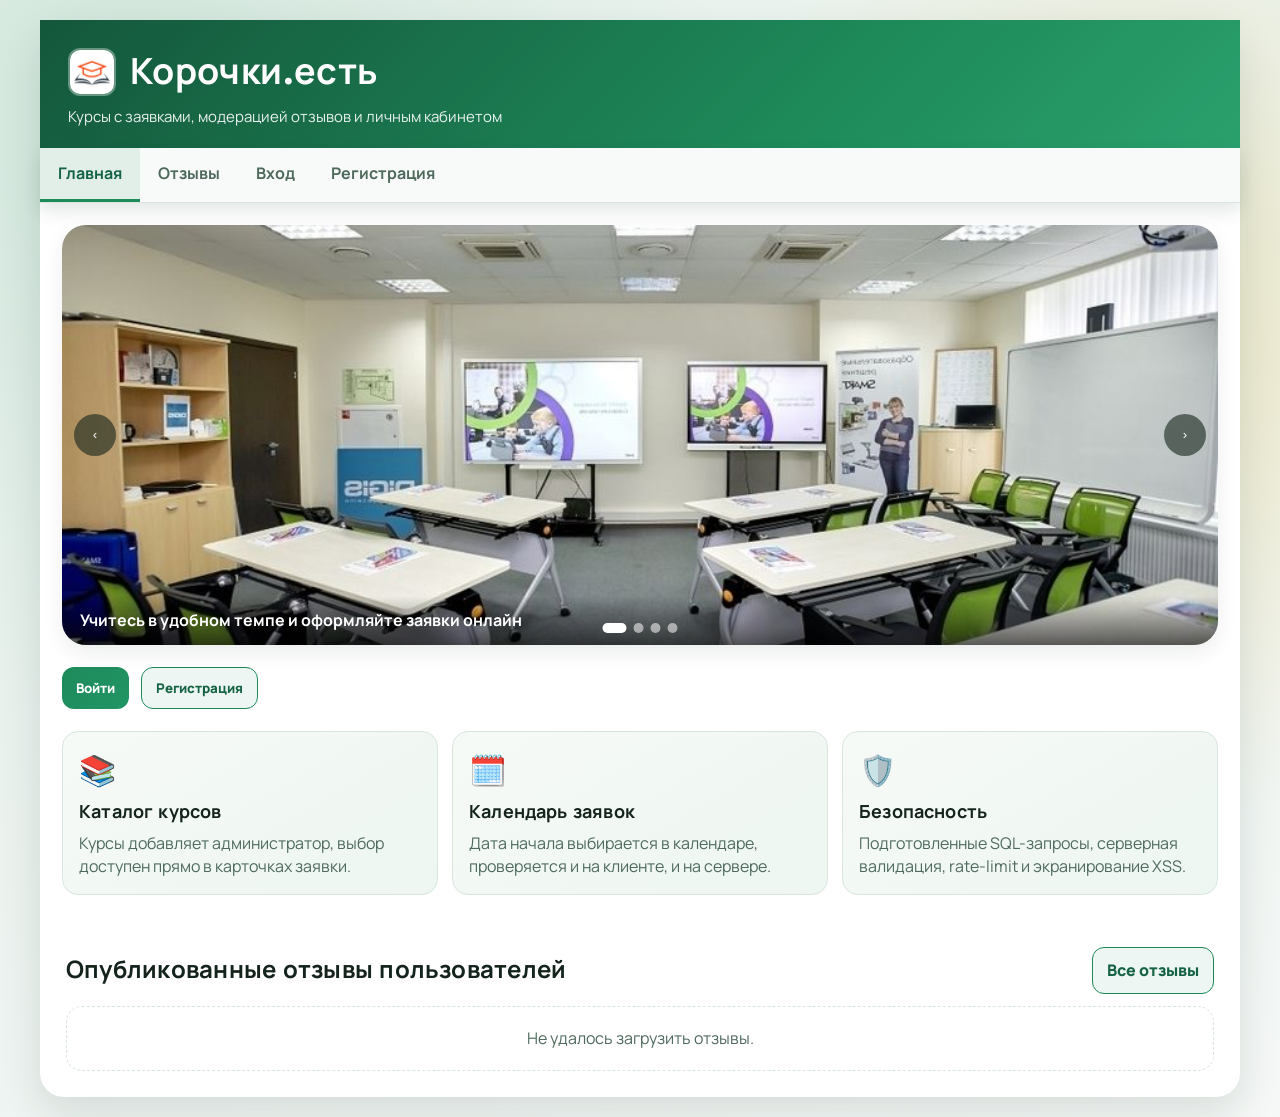
<file: index.html>
﻿<!DOCTYPE html>
<html lang="ru">
<head>
    <meta charset="UTF-8">
    <meta name="viewport" content="width=device-width, initial-scale=1.0, viewport-fit=cover">
    <title>Корочки.есть - Портал онлайн-курсов</title>
    <link rel="stylesheet" href="css/style.css">
    <link href="https://fonts.googleapis.com/css2?family=Manrope:wght@400;600;700;800&family=Space+Grotesk:wght@500;700&display=swap" rel="stylesheet">
</head>
<body>
    <div class="container container-home">
        <header class="header">
            <div class="logo">
                <img src="images/image01.webp" alt="Корочки.есть" class="logo-img">
                <h1>Корочки.есть</h1>
            </div>
            <p class="tagline">Курсы с заявками, модерацией отзывов и личным кабинетом</p>

            <div class="user-info" id="userInfo" style="display:none;">
                <span id="userName"></span>
                <button class="logout-btn" onclick="logout()">Выйти</button>
            </div>
        </header>

        <nav class="nav-menu nav-menu-sticky">
            <a class="nav-link active" href="index.html">Главная</a>
            <a class="nav-link" href="reviews.html">Отзывы</a>
            <a class="nav-link" href="login.html" id="loginLink">Вход</a>
            <a class="nav-link" href="register.html" id="registerLink">Регистрация</a>
            <a class="nav-link" href="applications.html" id="cabinetLink" style="display:none;">Личный кабинет</a>
            <a class="nav-link" href="admin.html" id="adminLink" style="display:none;">Админка</a>
        </nav>

        <div class="slider-container">
            <div class="slider">
                <div class="slide active">
                    <img src="images/image06.jpg" alt="Обучение онлайн">
                    <div class="slide-caption">Учитесь в удобном темпе и оформляйте заявки онлайн</div>
                </div>
                <div class="slide">
                    <img src="images/image08.webp" alt="Современные программы">
                    <div class="slide-caption">Современные программы и прозрачный процесс обучения</div>
                </div>
                <div class="slide">
                    <img src="images/image11.jpg" alt="Итоговый документ">
                    <div class="slide-caption">После завершения обучения вы можете оставить отзыв</div>
                </div>
                <div class="slide">
                    <img src="images/image13.webp" alt="Поддержка пользователей">
                    <div class="slide-caption">Каждый отзыв проходит модерацию администратора</div>
                </div>
            </div>
            <button class="slider-btn prev" onclick="changeSlide(-1)">‹</button>
            <button class="slider-btn next" onclick="changeSlide(1)">›</button>
            <div class="slider-dots"></div>
        </div>

        <div class="auth-buttons" id="authButtons">
            <button class="btn-primary" onclick="window.location.href='login.html'">Войти</button>
            <button class="btn-secondary" onclick="window.location.href='register.html'">Регистрация</button>
        </div>

        <section class="features">
            <article class="feature-card">
                <div class="feature-icon">📚</div>
                <h3>Каталог курсов</h3>
                <p>Курсы добавляет администратор, выбор доступен прямо в карточках заявки.</p>
            </article>
            <article class="feature-card">
                <div class="feature-icon">🗓️</div>
                <h3>Календарь заявок</h3>
                <p>Дата начала выбирается в календаре, проверяется и на клиенте, и на сервере.</p>
            </article>
            <article class="feature-card">
                <div class="feature-icon">🛡️</div>
                <h3>Безопасность</h3>
                <p>Подготовленные SQL-запросы, серверная валидация, rate-limit и экранирование XSS.</p>
            </article>
        </section>

        <section class="content">
            <div class="section-header">
                <h2>Опубликованные отзывы пользователей</h2>
                <a href="reviews.html" class="btn-secondary" style="text-decoration:none; display:inline-flex; align-items:center;">Все отзывы</a>
            </div>
            <div id="latestReviews" class="review-grid">
                <div class="loading">Загрузка отзывов...</div>
            </div>
        </section>
    </div>

    <script src="js/main.js"></script>
    <script>
        async function loadLatestReviews() {
            const container = document.getElementById('latestReviews');

            try {
                const result = await apiRequest('api/reviews.php', 'GET');
                const reviews = result.data || [];

                if (!reviews.length) {
                    container.innerHTML = '<div class="empty-state">Пока нет опубликованных отзывов.</div>';
                    return;
                }

                container.innerHTML = reviews.map((review) => `
                    <article class="review-card">
                        <h3>${escapeHtml(review.course_name)}</h3>
                        <p class="review-rating">Оценка: ${'★'.repeat(Math.max(1, Math.min(5, Number(review.rating) || 0)))} (${Number(review.rating) || 0}/5)</p>
                        <p>${escapeHtml(review.content)}</p>
                        <p class="text-muted">Автор: ${escapeHtml(review.full_name)}</p>
                        <p class="text-muted">Дата: ${formatDateTime(review.created_at)}</p>
                    </article>
                `).join('');
            } catch (error) {
                container.innerHTML = '<div class="empty-state">Не удалось загрузить отзывы.</div>';
            }
        }

        function initHeaderBySession() {
            const userId = sessionStorage.getItem('user_id');
            const userRole = sessionStorage.getItem('user_role');

            if (!userId) {
                return;
            }

            document.getElementById('authButtons').style.display = 'none';
            document.getElementById('loginLink').style.display = 'none';
            document.getElementById('registerLink').style.display = 'none';
            document.getElementById('cabinetLink').style.display = userRole === 'admin' ? 'none' : 'inline-flex';
            document.getElementById('adminLink').style.display = userRole === 'admin' ? 'inline-flex' : 'none';

            const userInfo = document.getElementById('userInfo');
            userInfo.style.display = 'flex';
            document.getElementById('userName').textContent = `Пользователь: ${sessionStorage.getItem('full_name') || sessionStorage.getItem('username')}`;
        }

        document.addEventListener('DOMContentLoaded', () => {
            initHeaderBySession();
            loadLatestReviews();
        });
    </script>
</body>
</html>
</file>
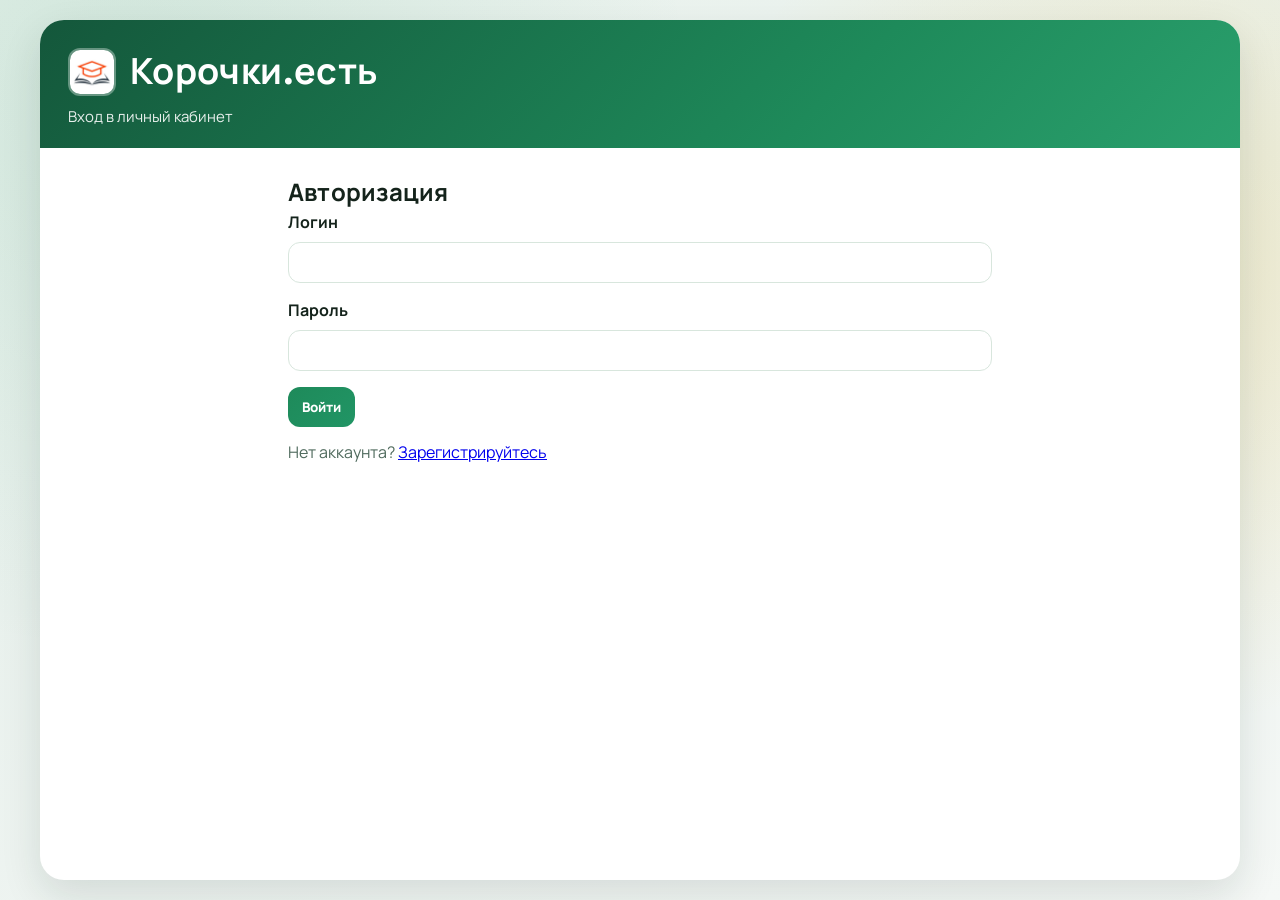
<file: admin.html>
﻿<!DOCTYPE html>
<html lang="ru">
<head>
    <meta charset="UTF-8">
    <meta name="viewport" content="width=device-width, initial-scale=1.0, viewport-fit=cover">
    <title>Админ-панель - Корочки.есть</title>
    <link rel="stylesheet" href="css/style.css">
    <link href="https://fonts.googleapis.com/css2?family=Manrope:wght@400;600;700;800&family=Space+Grotesk:wght@500;700&display=swap" rel="stylesheet">
</head>
<body>
    <div class="container">
        <header class="header">
            <div class="logo">
                <img src="images/image01.webp" alt="Корочки.есть" class="logo-img">
                <h1>Корочки.есть</h1>
            </div>
            <div class="user-info">
                <span>Роль: администратор</span>
                <button class="logout-btn" onclick="logout()">Выйти</button>
            </div>
        </header>

        <nav class="nav-menu">
            <a href="index.html" class="nav-link">Главная</a>
            <a href="admin.html" class="nav-link active">Админка</a>
            <a href="reviews.html" class="nav-link">Отзывы</a>
        </nav>

        <div class="admin-panel">
            <div class="tabs">
                <button type="button" class="tab-btn active" data-tab="applicationsTab">Заявки</button>
                <button type="button" class="tab-btn" data-tab="reviewsTab">Модерация отзывов</button>
                <button type="button" class="tab-btn" data-tab="coursesTab">Курсы</button>
            </div>

            <section id="applicationsTab" class="tab-panel active">
                <div class="admin-stats" id="stats">
                    <article class="stat-card"><div class="stat-value" id="totalCount">0</div><div class="stat-label">Всего</div></article>
                    <article class="stat-card"><div class="stat-value" id="newCount">0</div><div class="stat-label">Новые</div></article>
                    <article class="stat-card"><div class="stat-value" id="progressCount">0</div><div class="stat-label">В обучении</div></article>
                    <article class="stat-card"><div class="stat-value" id="completedCount">0</div><div class="stat-label">Завершены</div></article>
                </div>

                <div class="admin-filters">
                    <input id="searchInput" class="search-input" type="text" placeholder="Поиск по ФИО или курсу">
                    <select id="statusFilter" class="filter-select">
                        <option value="all">Все статусы</option>
                        <option value="new">Новые</option>
                        <option value="in_progress">Идет обучение</option>
                        <option value="completed">Завершено</option>
                    </select>
                </div>

                <div class="table-container">
                    <table>
                        <thead>
                            <tr>
                                <th>ID</th>
                                <th>Пользователь</th>
                                <th>Курс</th>
                                <th>Начало</th>
                                <th>Создана</th>
                                <th>Оплата</th>
                                <th>Статус</th>
                            </tr>
                        </thead>
                        <tbody id="applicationsTableBody">
                            <tr><td colspan="7">Загрузка...</td></tr>
                        </tbody>
                    </table>
                </div>

                <div class="pagination" id="pagination"></div>
            </section>

            <section id="reviewsTab" class="tab-panel">
                <div class="section-header">
                    <h2>Отзывы на модерации</h2>
                    <button type="button" class="btn-refresh" onclick="loadPendingReviews()">Обновить</button>
                </div>
                <div id="pendingReviews" class="admin-review-list">
                    <div class="loading">Загрузка...</div>
                </div>
            </section>

            <section id="coursesTab" class="tab-panel">
                <div class="section-header">
                    <h2>Добавление нового курса</h2>
                </div>
                <form id="courseForm" novalidate>
                    <div class="form-group">
                        <label for="courseName">Название курса</label>
                        <input id="courseName" name="name" type="text" required>
                        <div id="nameError" class="error-message">Введите название курса</div>
                    </div>
                    <div class="form-group">
                        <label for="courseDescription">Описание</label>
                        <textarea id="courseDescription" name="description" required></textarea>
                        <div id="descriptionError" class="error-message">Введите описание курса</div>
                    </div>
                    <button type="submit" class="btn-submit">Добавить курс</button>
                </form>

                <div class="section-header" style="margin-top:16px;">
                    <h3>Текущие курсы</h3>
                    <button type="button" class="btn-refresh" onclick="loadCourses()">Обновить</button>
                </div>
                <div id="coursesList" class="course-admin-list"></div>
            </section>
        </div>
    </div>

    <script src="js/main.js"></script>
    <script>
        if (sessionStorage.getItem('user_role') !== 'admin') {
            window.location.href = 'login.html';
        }

        let allApplications = [];
        let filteredApplications = [];
        let currentPage = 1;
        const pageSize = 10;

        function initTabs() {
            document.querySelectorAll('.tab-btn').forEach((button) => {
                button.addEventListener('click', () => {
                    document.querySelectorAll('.tab-btn').forEach((btn) => btn.classList.remove('active'));
                    document.querySelectorAll('.tab-panel').forEach((panel) => panel.classList.remove('active'));

                    button.classList.add('active');
                    document.getElementById(button.dataset.tab).classList.add('active');
                });
            });
        }

        function updateStats() {
            document.getElementById('totalCount').textContent = allApplications.length;
            document.getElementById('newCount').textContent = allApplications.filter((item) => item.status === 'new').length;
            document.getElementById('progressCount').textContent = allApplications.filter((item) => item.status === 'in_progress').length;
            document.getElementById('completedCount').textContent = allApplications.filter((item) => item.status === 'completed').length;
        }

        function applyFilters() {
            const search = document.getElementById('searchInput').value.trim().toLowerCase();
            const status = document.getElementById('statusFilter').value;

            filteredApplications = allApplications.filter((item) => {
                const matchesStatus = status === 'all' || item.status === status;
                const haystack = `${item.full_name || ''} ${item.course_name || ''}`.toLowerCase();
                const matchesSearch = !search || haystack.includes(search);
                return matchesStatus && matchesSearch;
            });

            currentPage = 1;
            renderApplicationsTable();
        }

        function renderApplicationsTable() {
            const tbody = document.getElementById('applicationsTableBody');

            if (!filteredApplications.length) {
                tbody.innerHTML = '<tr><td colspan="7">Заявки не найдены</td></tr>';
                document.getElementById('pagination').innerHTML = '';
                return;
            }

            const start = (currentPage - 1) * pageSize;
            const pageItems = filteredApplications.slice(start, start + pageSize);

            tbody.innerHTML = pageItems.map((app) => `
                <tr>
                    <td>${Number(app.id)}</td>
                    <td><strong>${escapeHtml(app.full_name)}</strong><br><span class="text-muted">${escapeHtml(app.username)}</span></td>
                    <td>${escapeHtml(app.course_name)}</td>
                    <td>${escapeHtml(app.start_date_formatted || formatDate(app.start_date))}</td>
                    <td>${escapeHtml(app.created_at_formatted || formatDateTime(app.created_at))}</td>
                    <td>${escapeHtml(getPaymentMethodText(app.payment_method))}</td>
                    <td>
                        <select class="status-select" onchange="updateStatus(${Number(app.id)}, this.value)">
                            <option value="new" ${app.status === 'new' ? 'selected' : ''}>Новая</option>
                            <option value="in_progress" ${app.status === 'in_progress' ? 'selected' : ''}>Идет обучение</option>
                            <option value="completed" ${app.status === 'completed' ? 'selected' : ''}>Завершено</option>
                        </select>
                    </td>
                </tr>
            `).join('');

            renderPagination();
        }

        function renderPagination() {
            const pageCount = Math.ceil(filteredApplications.length / pageSize);
            const root = document.getElementById('pagination');

            if (pageCount <= 1) {
                root.innerHTML = '';
                return;
            }

            let html = '<div class="pagination-controls">';
            html += `<button class="page-btn" ${currentPage === 1 ? 'disabled' : ''} onclick="changePage(${currentPage - 1})">‹</button>`;
            for (let i = 1; i <= pageCount; i += 1) {
                html += `<button class="page-btn ${i === currentPage ? 'active' : ''}" onclick="changePage(${i})">${i}</button>`;
            }
            html += `<button class="page-btn" ${currentPage === pageCount ? 'disabled' : ''} onclick="changePage(${currentPage + 1})">›</button>`;
            html += '</div>';

            root.innerHTML = html;
        }

        async function changePage(page) {
            const pageCount = Math.ceil(filteredApplications.length / pageSize);
            if (page < 1 || page > pageCount) {
                return;
            }
            currentPage = page;
            renderApplicationsTable();
        }

        async function loadApplications() {
            const result = await apiRequest('api/admin/applications.php', 'GET');
            allApplications = result.data || [];
            filteredApplications = [...allApplications];
            updateStats();
            renderApplicationsTable();
        }

        async function updateStatus(id, status) {
            try {
                await apiRequest('api/admin/applications.php', 'PUT', { id, status });
                showNotification('Статус обновлен');
                await loadApplications();
                applyFilters();
            } catch (error) {
                showNotification(error.payload?.message || 'Не удалось обновить статус', 'error');
            }
        }

        async function loadPendingReviews() {
            const container = document.getElementById('pendingReviews');
            container.innerHTML = '<div class="loading">Загрузка...</div>';

            try {
                const result = await apiRequest('api/reviews.php?scope=pending', 'GET');
                const reviews = result.data || [];

                if (!reviews.length) {
                    container.innerHTML = '<div class="empty-state">Нет отзывов на модерации.</div>';
                    return;
                }

                container.innerHTML = reviews.map((review) => `
                    <article class="admin-review-card">
                        <div class="section-header">
                            <h3>${escapeHtml(review.course_name)}</h3>
                            <span class="review-status-badge review-status-pending">На модерации</span>
                        </div>
                        <p><strong>Пользователь:</strong> ${escapeHtml(review.full_name)} (${escapeHtml(review.username)})</p>
                        <p><strong>Оценка:</strong> ${Number(review.rating) || 0}/5</p>
                        <p>${escapeHtml(review.content)}</p>
                        <p class="text-muted">Отправлен: ${formatDateTime(review.created_at)}</p>
                        <div class="application-actions">
                            <button type="button" class="btn-approve" onclick="moderateReview(${Number(review.id)}, 'approved')">Опубликовать</button>
                            <button type="button" class="btn-reject" onclick="moderateReview(${Number(review.id)}, 'rejected')">Отклонить</button>
                        </div>
                    </article>
                `).join('');
            } catch (error) {
                container.innerHTML = '<div class="empty-state">Не удалось загрузить отзывы.</div>';
            }
        }

        async function moderateReview(reviewId, status) {
            try {
                await apiRequest('api/reviews.php', 'PUT', {
                    review_id: reviewId,
                    status,
                    moderation_note: status === 'rejected' ? 'Пожалуйста, уточните детали обучения и отправьте отзыв повторно.' : ''
                });

                showNotification(status === 'approved' ? 'Отзыв опубликован' : 'Публикация отзыва отклонена');
                await loadPendingReviews();
            } catch (error) {
                showNotification(error.payload?.message || 'Не удалось обработать отзыв', 'error');
            }
        }

        async function loadCourses() {
            const container = document.getElementById('coursesList');
            container.innerHTML = '<div class="loading">Загрузка...</div>';

            try {
                const result = await apiRequest('api/admin/courses.php', 'GET');
                const courses = result.data || [];

                if (!courses.length) {
                    container.innerHTML = '<div class="empty-state">Курсы пока не добавлены.</div>';
                    return;
                }

                container.innerHTML = courses.map((course) => `
                    <article class="course-admin-card">
                        <h3>${escapeHtml(course.name)}</h3>
                        <p>${escapeHtml(course.description || 'Описание отсутствует')}</p>
                    </article>
                `).join('');
            } catch (error) {
                container.innerHTML = '<div class="empty-state">Не удалось загрузить курсы.</div>';
            }
        }

        document.getElementById('courseForm').addEventListener('submit', async (event) => {
            event.preventDefault();
            const form = event.currentTarget;
            clearFieldErrors(form);

            const payload = {
                name: document.getElementById('courseName').value.trim(),
                description: document.getElementById('courseDescription').value.trim()
            };

            const localErrors = {};
            if (payload.name.length < 3) {
                localErrors.name = 'Название курса должно содержать минимум 3 символа';
            }
            if (payload.description.length < 10) {
                localErrors.description = 'Описание курса должно содержать минимум 10 символов';
            }

            if (Object.keys(localErrors).length > 0) {
                applyFieldErrors(form, localErrors);
                return;
            }

            const submitButton = form.querySelector('button[type="submit"]');
            submitButton.disabled = true;
            submitButton.textContent = 'Добавление...';

            try {
                const response = await apiRequest('api/admin/courses.php', 'POST', payload);
                showNotification(response.message || 'Курс добавлен');
                form.reset();
                await loadCourses();
            } catch (error) {
                if (error.payload?.field_errors) {
                    applyFieldErrors(form, error.payload.field_errors);
                }
                showNotification(error.payload?.message || 'Не удалось добавить курс', 'error');
            } finally {
                submitButton.disabled = false;
                submitButton.textContent = 'Добавить курс';
            }
        });

        document.getElementById('searchInput').addEventListener('input', applyFilters);
        document.getElementById('statusFilter').addEventListener('change', applyFilters);

        document.addEventListener('DOMContentLoaded', async () => {
            initTabs();
            try {
                await Promise.all([loadApplications(), loadPendingReviews(), loadCourses()]);
            } catch (error) {
                showNotification('Не удалось загрузить данные админки', 'error');
            }
        });

        window.updateStatus = updateStatus;
        window.changePage = changePage;
        window.moderateReview = moderateReview;
        window.loadPendingReviews = loadPendingReviews;
        window.loadCourses = loadCourses;
    </script>
</body>
</html>
</file>
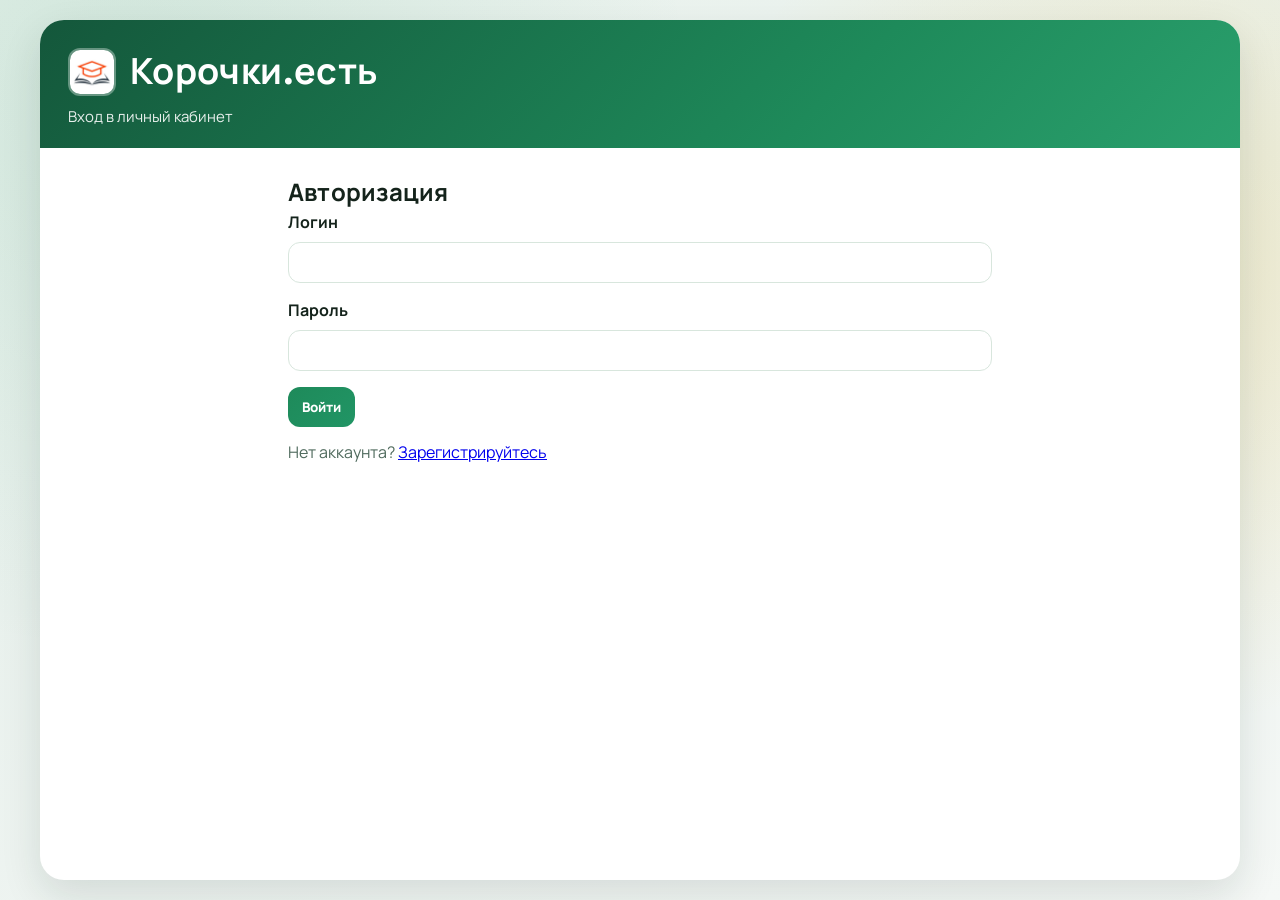
<file: applications.html>
﻿<!DOCTYPE html>
<html lang="ru">
<head>
    <meta charset="UTF-8">
    <meta name="viewport" content="width=device-width, initial-scale=1.0, viewport-fit=cover">
    <title>Мои заявки - Корочки.есть</title>
    <link rel="stylesheet" href="css/style.css">
    <link href="https://fonts.googleapis.com/css2?family=Manrope:wght@400;600;700;800&family=Space+Grotesk:wght@500;700&display=swap" rel="stylesheet">
</head>
<body>
    <div class="container">
        <header class="header">
            <div class="logo">
                <img src="images/image01.webp" alt="Корочки.есть" class="logo-img">
                <h1>Корочки.есть</h1>
            </div>
            <div class="user-info">
                <span id="userName"></span>
                <button class="logout-btn" onclick="logout()">Выйти</button>
            </div>
        </header>

        <nav class="nav-menu">
            <a href="applications.html" class="nav-link active">Мои заявки</a>
            <a href="create-application.html" class="nav-link">Новая заявка</a>
            <a href="reviews.html" class="nav-link">Отзывы</a>
        </nav>

        <section class="content">
            <div class="applications-header">
                <h2>Мои заявки</h2>
                <button type="button" class="btn-refresh" onclick="reloadAll()">Обновить</button>
            </div>
            <div id="applicationsList" class="applications-list">
                <div class="loading">Загрузка заявок...</div>
            </div>
        </section>

        <section class="content" style="padding-top:0;">
            <div class="section-header">
                <h2>Мои отзывы</h2>
            </div>
            <div id="myReviewsList" class="my-reviews-list">
                <div class="loading">Загрузка отзывов...</div>
            </div>
        </section>
    </div>

    <div id="reviewModal" class="modal">
        <div class="modal-content">
            <button type="button" class="close" onclick="closeModal('reviewModal')">&times;</button>
            <h3>Оставить отзыв</h3>
            <form id="reviewForm" novalidate>
                <input type="hidden" id="reviewApplicationId" name="application_id">

                <div class="form-group">
                    <label>Оценка</label>
                    <div class="rating-stars" id="ratingStars">
                        <button class="star active" type="button" data-rating="1">★</button>
                        <button class="star active" type="button" data-rating="2">★</button>
                        <button class="star active" type="button" data-rating="3">★</button>
                        <button class="star active" type="button" data-rating="4">★</button>
                        <button class="star active" type="button" data-rating="5">★</button>
                    </div>
                    <input type="hidden" id="rating" name="rating" value="5">
                    <div class="error-message" id="ratingError">Оценка должна быть от 1 до 5</div>
                </div>

                <div class="form-group">
                    <label for="content">Текст отзыва</label>
                    <textarea id="content" name="content" rows="5" placeholder="Опишите ваш опыт обучения" required></textarea>
                    <div class="error-message" id="contentError">Отзыв должен содержать минимум 20 символов</div>
                </div>

                <button type="submit" class="btn-submit">Отправить на модерацию</button>
            </form>
        </div>
    </div>

    <script src="js/main.js"></script>
    <script>
        const userId = Number(sessionStorage.getItem('user_id'));
        const applicationsList = document.getElementById('applicationsList');
        const myReviewsList = document.getElementById('myReviewsList');
        const reviewForm = document.getElementById('reviewForm');

        let applications = [];

        function renderApplications(items) {
            if (!items.length) {
                applicationsList.innerHTML = `
                    <div class="empty-state">
                        У вас пока нет заявок.<br>
                        <a href="create-application.html">Создать первую заявку</a>
                    </div>
                `;
                return;
            }

            applicationsList.innerHTML = items.map((app) => {
                const canCreateReview = app.status === 'completed' && !app.review_id;
                const reviewBlock = app.review_id ? `
                    <div class="review-info">
                        <div class="review-status-badge review-status-${escapeHtml(app.review_status || 'pending')}">${getReviewStatusText(app.review_status || 'pending')}</div>
                        <p><strong>Оценка:</strong> ${Number(app.review_rating) || 0}/5</p>
                        <p>${escapeHtml(app.review_content || '')}</p>
                        ${app.review_moderation_note ? `<p><strong>Комментарий модератора:</strong> ${escapeHtml(app.review_moderation_note)}</p>` : ''}
                    </div>
                ` : '';

                return `
                    <article class="application-card">
                        <div class="application-header">
                            <h3>${escapeHtml(app.course_name)}</h3>
                            <span class="status-badge status-${escapeHtml(app.status)}">${getStatusText(app.status)}</span>
                        </div>
                        <div class="application-details">
                            <p><strong>Дата начала:</strong> ${escapeHtml(app.start_date_formatted || formatDate(app.start_date))}</p>
                            <p><strong>Способ оплаты:</strong> ${escapeHtml(getPaymentMethodText(app.payment_method))}</p>
                            <p><strong>Создана:</strong> ${escapeHtml(app.created_at_formatted || formatDateTime(app.created_at))}</p>
                        </div>
                        <div class="application-actions">
                            ${canCreateReview ? `<button type="button" class="btn-review" onclick="openReviewModal(${Number(app.id)})">Оставить отзыв</button>` : ''}
                        </div>
                        ${reviewBlock}
                    </article>
                `;
            }).join('');
        }

        function renderMyReviews(items) {
            if (!items.length) {
                myReviewsList.innerHTML = '<div class="empty-state">Вы пока не оставляли отзывы.</div>';
                return;
            }

            myReviewsList.innerHTML = items.map((review) => `
                <article class="review-card">
                    <div class="section-header">
                        <h3>${escapeHtml(review.course_name)}</h3>
                        <span class="review-status-badge review-status-${escapeHtml(review.status || 'pending')}">${getReviewStatusText(review.status || 'pending')}</span>
                    </div>
                    <p class="review-rating">Оценка: ${Number(review.rating) || 0}/5</p>
                    <p>${escapeHtml(review.content || '')}</p>
                    ${review.moderation_note ? `<p><strong>Комментарий модератора:</strong> ${escapeHtml(review.moderation_note)}</p>` : ''}
                    <p class="text-muted">Отправлен: ${formatDateTime(review.created_at)}</p>
                </article>
            `).join('');
        }

        async function loadApplications() {
            applicationsList.innerHTML = '<div class="loading">Загрузка заявок...</div>';
            const result = await apiRequest(`api/applications.php?user_id=${userId}`, 'GET');
            applications = result.data || [];
            renderApplications(applications);
        }

        async function loadMyReviews() {
            myReviewsList.innerHTML = '<div class="loading">Загрузка отзывов...</div>';
            const result = await apiRequest(`api/reviews.php?user_id=${userId}`, 'GET');
            renderMyReviews(result.data || []);
        }

        async function reloadAll() {
            const [applicationsResult, reviewsResult] = await Promise.allSettled([
                loadApplications(),
                loadMyReviews()
            ]);

            if (applicationsResult.status === 'fulfilled' && reviewsResult.status === 'fulfilled') {
                showNotification('Данные обновлены');
                return;
            }

            if (applicationsResult.status === 'rejected') {
                showNotification(applicationsResult.reason?.payload?.message || 'Не удалось загрузить заявки', 'error');
            }

            if (reviewsResult.status === 'rejected') {
                showNotification(reviewsResult.reason?.payload?.message || 'Не удалось загрузить отзывы', 'error');
            }
        }

        function openReviewModal(applicationId) {
            const app = applications.find((item) => Number(item.id) === Number(applicationId));
            if (!app || app.status !== 'completed') {
                showNotification('Отзыв можно оставить только по завершенной заявке', 'error');
                return;
            }

            reviewForm.reset();
            clearFieldErrors(reviewForm);
            document.getElementById('reviewApplicationId').value = String(applicationId);
            document.getElementById('rating').value = '5';
            setRatingStars(5);
            openModal('reviewModal');
        }

        function setRatingStars(rating) {
            document.querySelectorAll('#ratingStars .star').forEach((star) => {
                const starRating = Number(star.dataset.rating);
                star.classList.toggle('active', starRating <= rating);
            });
        }

        document.querySelectorAll('#ratingStars .star').forEach((star) => {
            star.addEventListener('click', () => {
                const rating = Number(star.dataset.rating);
                document.getElementById('rating').value = String(rating);
                setRatingStars(rating);
            });
        });

        reviewForm.addEventListener('submit', async (event) => {
            event.preventDefault();
            clearFieldErrors(reviewForm);

            const payload = {
                application_id: Number(document.getElementById('reviewApplicationId').value),
                user_id: userId,
                rating: Number(document.getElementById('rating').value),
                content: document.getElementById('content').value.trim()
            };

            const localErrors = {};
            if (payload.rating < 1 || payload.rating > 5) {
                localErrors.rating = 'Оценка должна быть от 1 до 5';
            }
            if (payload.content.length < 20) {
                localErrors.content = 'Отзыв должен содержать минимум 20 символов';
            }

            if (Object.keys(localErrors).length > 0) {
                applyFieldErrors(reviewForm, localErrors);
                return;
            }

            const submitButton = reviewForm.querySelector('button[type="submit"]');
            submitButton.disabled = true;
            submitButton.textContent = 'Отправка...';

            try {
                const result = await apiRequest('api/reviews.php', 'POST', payload);
                showNotification(result.message || 'Отзыв отправлен');
                closeModal('reviewModal');
                await reloadAll();
            } catch (error) {
                if (error.payload?.field_errors) {
                    applyFieldErrors(reviewForm, error.payload.field_errors);
                }
                showNotification(error.payload?.message || 'Не удалось отправить отзыв', 'error');
            } finally {
                submitButton.disabled = false;
                submitButton.textContent = 'Отправить на модерацию';
            }
        });

        document.addEventListener('DOMContentLoaded', () => {
            if (!Number.isInteger(userId) || userId < 1) {
                window.location.href = 'login.html';
                return;
            }
            const fullName = sessionStorage.getItem('full_name') || sessionStorage.getItem('username') || 'Пользователь';
            document.getElementById('userName').textContent = `Пользователь: ${fullName}`;
            reloadAll();
        });

        window.openReviewModal = openReviewModal;
        window.reloadAll = reloadAll;
    </script>
</body>
</html>
</file>
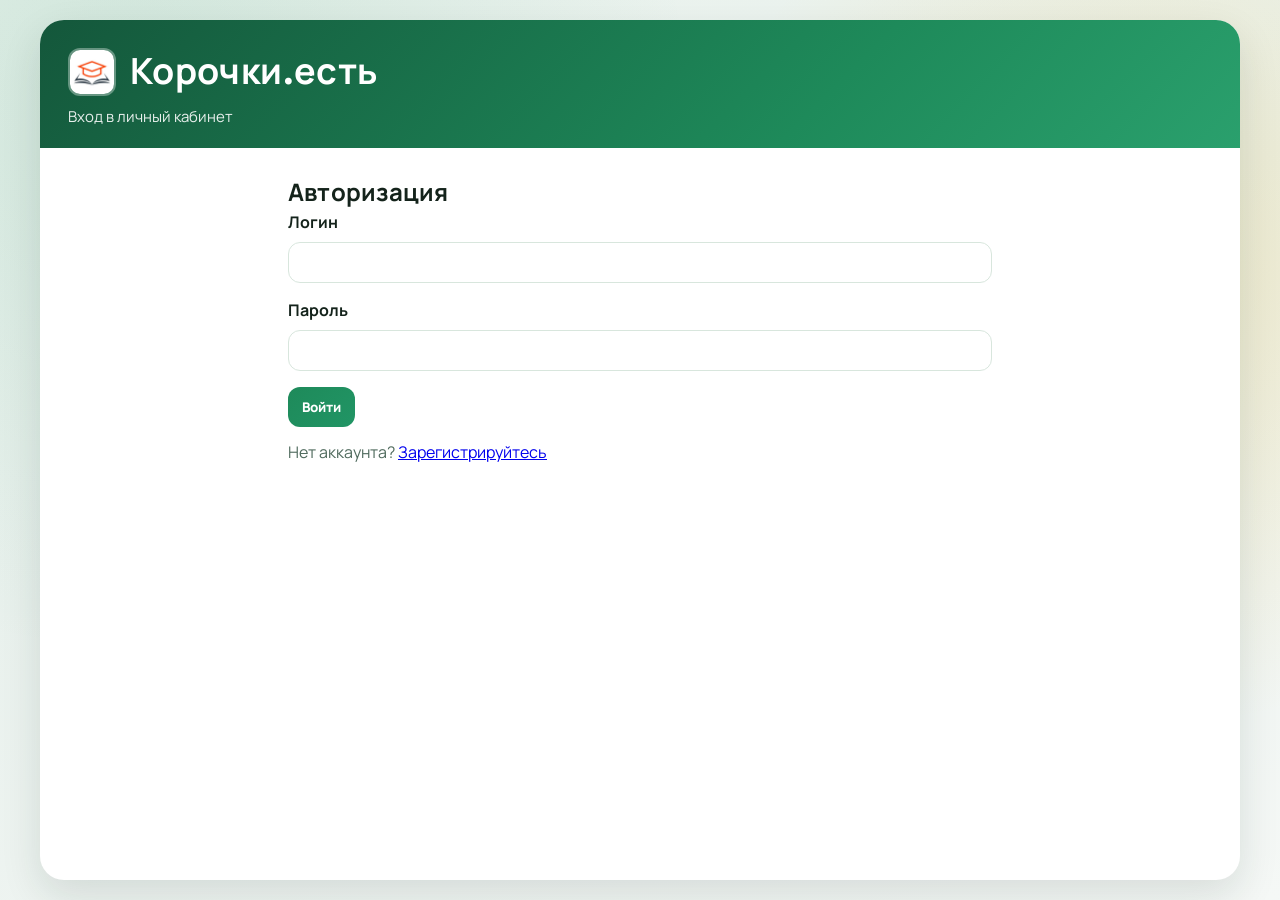
<file: create-application.html>
<!DOCTYPE html>
<html lang="ru">
<head>
    <meta charset="UTF-8">
    <meta name="viewport" content="width=device-width, initial-scale=1.0, viewport-fit=cover">
    <title>Новая заявка - Корочки.есть</title>
    <link rel="stylesheet" href="css/style.css">
    <link href="https://fonts.googleapis.com/css2?family=Manrope:wght@400;600;700;800&family=Space+Grotesk:wght@500;700&display=swap" rel="stylesheet">
</head>
<body>
    <div class="container">
        <header class="header">
            <div class="logo">
                <img src="images/image01.webp" alt="Корочки.есть" class="logo-img">
                <h1>Корочки.есть</h1>
            </div>
            <div class="user-info">
                <span id="userName"></span>
                <button class="logout-btn" onclick="logout()">Выйти</button>
            </div>
        </header>

        <nav class="nav-menu">
            <a href="applications.html" class="nav-link">Мои заявки</a>
            <a href="create-application.html" class="nav-link active">Новая заявка</a>
            <a href="reviews.html" class="nav-link">Отзывы</a>
        </nav>

        <section class="content">
            <div class="section-header">
                <h2>Выберите курс</h2>
            </div>
            <p class="text-muted" style="margin-bottom: 12px;">
                Нажмите на карточку курса - откроется форма создания заявки.
            </p>

            <div id="courseList" class="course-grid">
                <div class="loading">Загрузка курсов...</div>
            </div>
        </section>
    </div>

    <div id="applicationModal" class="modal">
        <div class="modal-content">
            <button type="button" class="close" onclick="closeModal('applicationModal')">&times;</button>
            <h3>Новая заявка</h3>

            <div class="review-info" style="margin-bottom: 12px;">
                <p><strong>Курс:</strong> <span id="selectedCourseName">-</span></p>
                <p id="selectedCourseDescription" class="text-muted" style="margin-top: 6px;"></p>
            </div>

            <form id="applicationForm" novalidate>
                <input type="hidden" id="course_id" name="course_id">
                <div class="error-message" id="course_idError">Сначала выберите курс</div>

                <div class="form-group">
                    <label for="start_date">Желаемая дата начала</label>
                    <input type="date" id="start_date" name="start_date" required>
                    <div class="error-message" id="start_dateError">Выберите корректную дату начала</div>
                </div>

                <div class="form-group">
                    <label>Способ оплаты</label>
                    <div class="payment-grid">
                        <label class="payment-option">
                            <input type="radio" name="payment_method" value="cash">
                            <span class="payment-card"><strong>Наличными</strong><br><span class="text-muted">Оплата в учебном центре</span></span>
                        </label>
                        <label class="payment-option">
                            <input type="radio" name="payment_method" value="transfer">
                            <span class="payment-card"><strong>Переводом</strong><br><span class="text-muted">По номеру телефона</span></span>
                        </label>
                    </div>
                    <div class="error-message" id="payment_methodError">Выберите способ оплаты</div>
                </div>

                <div class="form-actions">
                    <button type="submit" class="btn-submit">Отправить заявку</button>
                    <button type="button" class="btn-secondary" onclick="closeModal('applicationModal')">Отмена</button>
                </div>
            </form>
        </div>
    </div>

    <script src="js/main.js"></script>
    <script>
        const courseList = document.getElementById('courseList');
        const applicationForm = document.getElementById('applicationForm');

        function setMinDate() {
            const input = document.getElementById('start_date');
            const today = new Date();
            const y = today.getFullYear();
            const m = String(today.getMonth() + 1).padStart(2, '0');
            const d = String(today.getDate()).padStart(2, '0');
            input.min = `${y}-${m}-${d}`;
        }

        function openApplicationModal(courseId, courseName, courseDescription) {
            applicationForm.reset();
            clearFieldErrors(applicationForm);
            setMinDate();

            document.getElementById('course_id').value = String(courseId);
            document.getElementById('selectedCourseName').textContent = courseName;
            document.getElementById('selectedCourseDescription').textContent = courseDescription || 'Описание отсутствует';

            openModal('applicationModal');
        }

        async function loadCourses() {
            try {
                const result = await apiRequest('api/courses.php', 'GET');
                const courses = result.data || [];

                if (!courses.length) {
                    courseList.innerHTML = '<div class="empty-state">Курсы пока не добавлены администратором.</div>';
                    return;
                }

                courseList.innerHTML = courses.map((course) => `
                    <article
                        class="course-card course-tile"
                        style="cursor:pointer;"
                        data-course-id="${Number(course.id)}"
                        data-course-name="${escapeHtml(course.name)}"
                        data-course-description="${escapeHtml(course.description || '')}"
                    >
                        <h4>${escapeHtml(course.name)}</h4>
                        <p>${escapeHtml(course.description || 'Описание отсутствует')}</p>
                    </article>
                `).join('');

                courseList.querySelectorAll('.course-tile').forEach((tile) => {
                    tile.addEventListener('click', () => {
                        openApplicationModal(
                            Number(tile.dataset.courseId),
                            tile.dataset.courseName || '',
                            tile.dataset.courseDescription || ''
                        );
                    });
                });
            } catch (error) {
                courseList.innerHTML = '<div class="empty-state">Не удалось загрузить курсы.</div>';
            }
        }

        applicationForm.addEventListener('submit', async (event) => {
            event.preventDefault();
            clearFieldErrors(applicationForm);

            const courseId = Number(document.getElementById('course_id').value);
            const startDate = document.getElementById('start_date').value;
            const paymentMethod = applicationForm.querySelector('input[name="payment_method"]:checked');

            const errors = {};
            if (!courseId || courseId < 1) {
                errors.course_id = 'Сначала выберите курс';
            }
            if (!FormValidator.validateDate(startDate)) {
                errors.start_date = 'Укажите корректную дату';
            }
            if (!paymentMethod) {
                errors.payment_method = 'Выберите способ оплаты';
            }

            if (Object.keys(errors).length > 0) {
                applyFieldErrors(applicationForm, errors);
                return;
            }

            const submitButton = applicationForm.querySelector('button[type="submit"]');
            submitButton.disabled = true;
            submitButton.textContent = 'Отправка...';

            try {
                const payload = {
                    user_id: Number(sessionStorage.getItem('user_id')),
                    course_id: courseId,
                    start_date: startDate,
                    payment_method: paymentMethod.value
                };

                const result = await apiRequest('api/applications.php', 'POST', payload);
                showNotification(result.message || 'Заявка отправлена');
                closeModal('applicationModal');
                setTimeout(() => {
                    window.location.href = 'applications.html';
                }, 700);
            } catch (error) {
                if (error.payload?.field_errors) {
                    applyFieldErrors(applicationForm, error.payload.field_errors);
                }
                showNotification(error.payload?.message || 'Не удалось отправить заявку', 'error');
            } finally {
                submitButton.disabled = false;
                submitButton.textContent = 'Отправить заявку';
            }
        });

        document.addEventListener('DOMContentLoaded', () => {
            const userId = Number(sessionStorage.getItem('user_id'));
            if (!Number.isInteger(userId) || userId < 1) {
                window.location.href = 'login.html';
                return;
            }

            const fullName = sessionStorage.getItem('full_name') || sessionStorage.getItem('username') || 'Пользователь';
            document.getElementById('userName').textContent = `Пользователь: ${fullName}`;
            loadCourses();
        });

        window.openApplicationModal = openApplicationModal;
    </script>
</body>
</html>
</file>
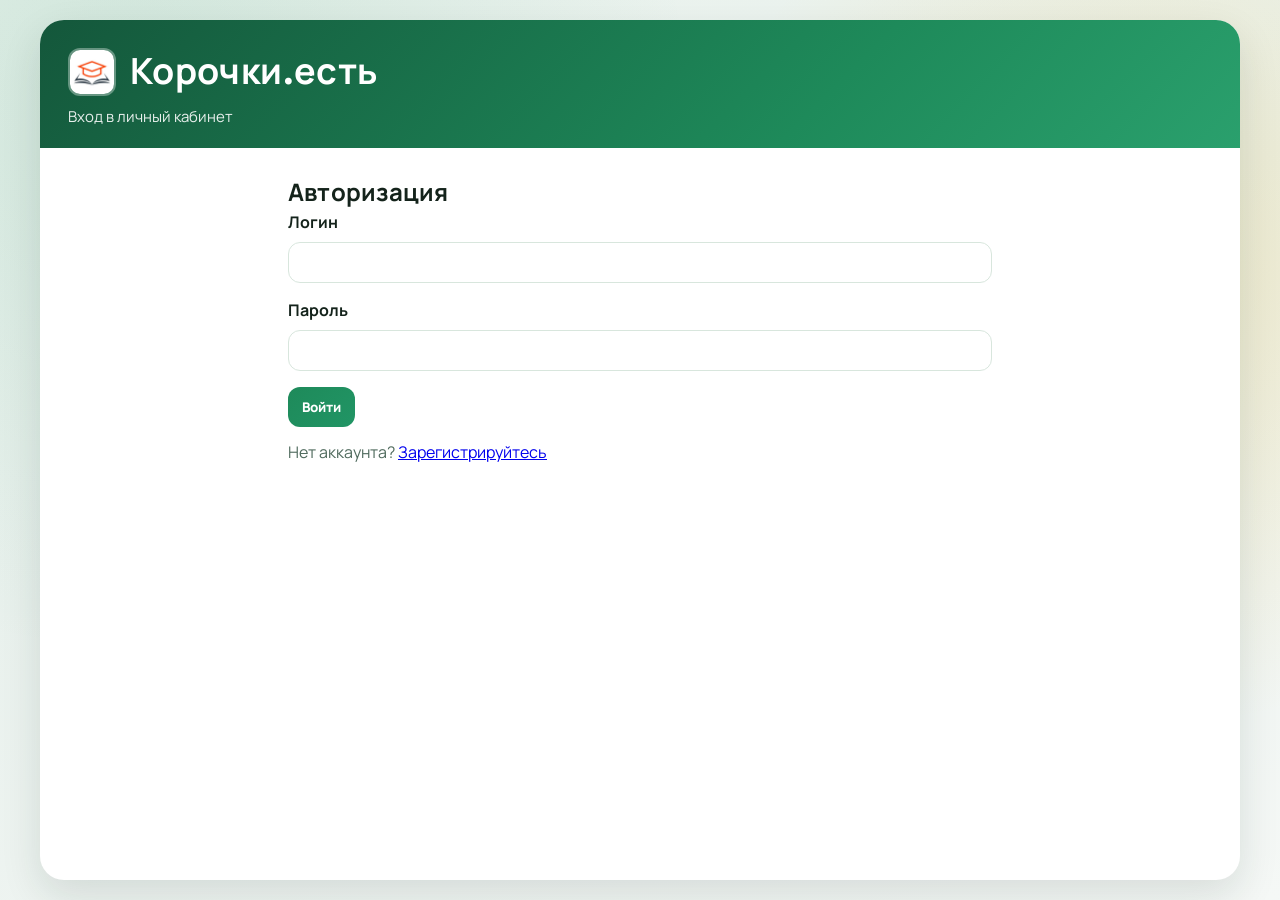
<file: login.html>
﻿<!DOCTYPE html>
<html lang="ru">
<head>
    <meta charset="UTF-8">
    <meta name="viewport" content="width=device-width, initial-scale=1.0, viewport-fit=cover">
    <title>Вход - Корочки.есть</title>
    <link rel="stylesheet" href="css/style.css">
    <link href="https://fonts.googleapis.com/css2?family=Manrope:wght@400;600;700;800&family=Space+Grotesk:wght@500;700&display=swap" rel="stylesheet">
</head>
<body>
    <div class="container">
        <header class="header">
            <div class="logo">
                <img src="images/image01.webp" alt="Корочки.есть" class="logo-img">
                <h1>Корочки.есть</h1>
            </div>
            <p class="tagline">Вход в личный кабинет</p>
        </header>

        <div class="form-container">
            <h2>Авторизация</h2>
            <form id="loginForm" novalidate>
                <div class="form-group">
                    <label for="username">Логин</label>
                    <input type="text" id="username" name="username" autocomplete="username" required>
                    <div class="error-message" id="usernameError">Введите логин</div>
                </div>

                <div class="form-group">
                    <label for="password">Пароль</label>
                    <input type="password" id="password" name="password" autocomplete="current-password" required>
                    <div class="error-message" id="passwordError">Введите пароль</div>
                </div>

                <button class="btn-submit" type="submit">Войти</button>
            </form>

            <p style="margin-top:14px;" class="text-muted">
                Нет аккаунта? <a href="register.html">Зарегистрируйтесь</a>
            </p>
        </div>
    </div>

    <script src="js/main.js"></script>
    <script>
        if (sessionStorage.getItem('user_id')) {
            window.location.href = sessionStorage.getItem('user_role') === 'admin' ? 'admin.html' : 'applications.html';
        }

        const loginForm = document.getElementById('loginForm');

        loginForm.addEventListener('submit', async (event) => {
            event.preventDefault();
            clearFieldErrors(loginForm);

            const username = document.getElementById('username').value.trim();
            const password = document.getElementById('password').value;
            const localErrors = {};

            if (!username) {
                localErrors.username = 'Введите логин';
            }

            if (!password) {
                localErrors.password = 'Введите пароль';
            }

            if (Object.keys(localErrors).length > 0) {
                applyFieldErrors(loginForm, localErrors);
                return;
            }

            const submitButton = loginForm.querySelector('button[type="submit"]');
            submitButton.disabled = true;
            submitButton.textContent = 'Входим...';

            try {
                const result = await apiRequest('api/login.php', 'POST', { username, password });

                sessionStorage.setItem('user_id', String(result.user_id));
                sessionStorage.setItem('username', result.username);
                sessionStorage.setItem('full_name', result.full_name || '');
                sessionStorage.setItem('user_role', result.role || 'user');

                showNotification('Вход выполнен успешно');
                setTimeout(() => {
                    window.location.href = result.role === 'admin' ? 'admin.html' : 'applications.html';
                }, 600);
            } catch (error) {
                if (error.payload?.field_errors) {
                    applyFieldErrors(loginForm, error.payload.field_errors);
                }
                showNotification(error.payload?.message || 'Не удалось выполнить вход', 'error');
            } finally {
                submitButton.disabled = false;
                submitButton.textContent = 'Войти';
            }
        });
    </script>
</body>
</html>
</file>
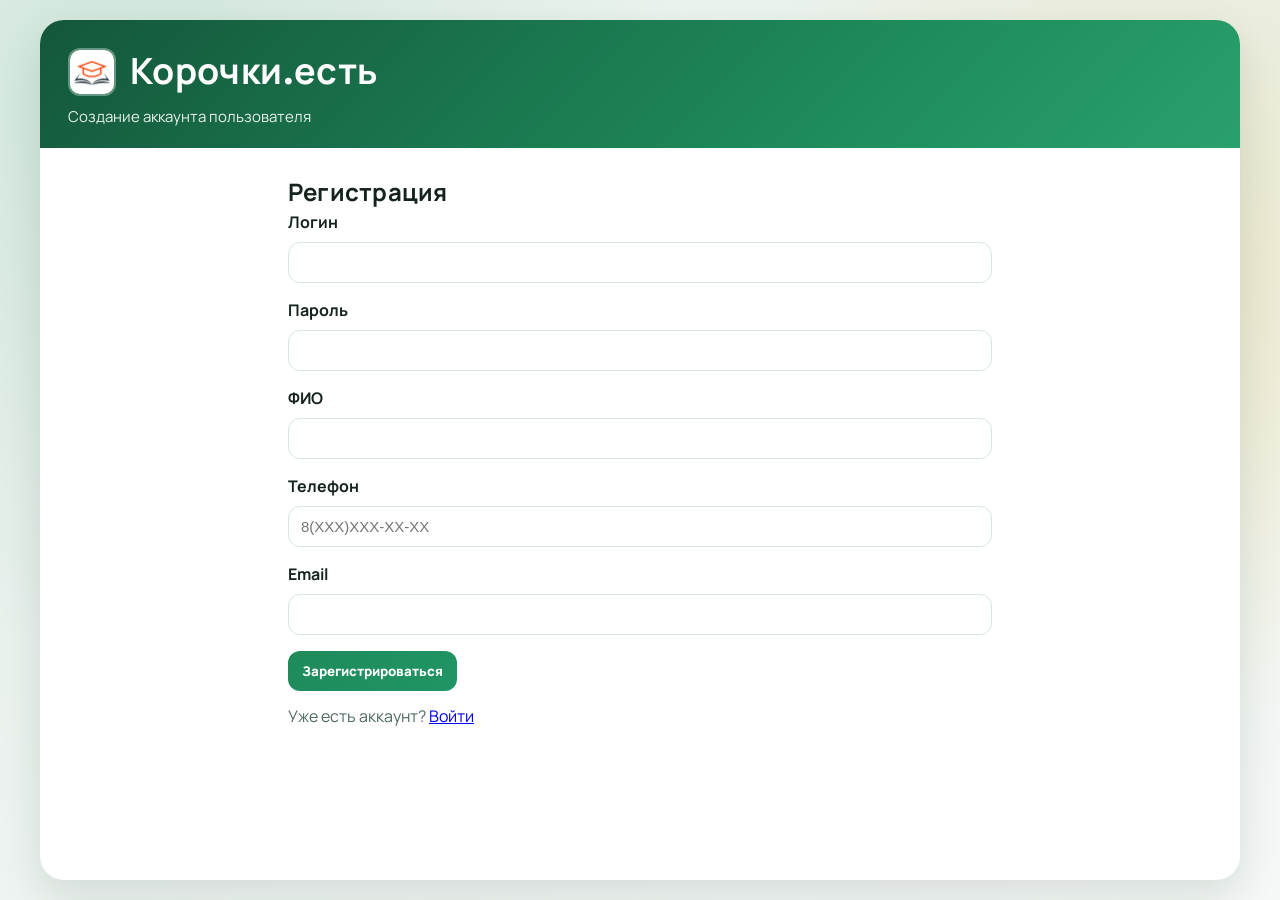
<file: register.html>
﻿<!DOCTYPE html>
<html lang="ru">
<head>
    <meta charset="UTF-8">
    <meta name="viewport" content="width=device-width, initial-scale=1.0, viewport-fit=cover">
    <title>Регистрация - Корочки.есть</title>
    <link rel="stylesheet" href="css/style.css">
    <link href="https://fonts.googleapis.com/css2?family=Manrope:wght@400;600;700;800&family=Space+Grotesk:wght@500;700&display=swap" rel="stylesheet">
</head>
<body>
    <div class="container">
        <header class="header">
            <div class="logo">
                <img src="images/image01.webp" alt="Корочки.есть" class="logo-img">
                <h1>Корочки.есть</h1>
            </div>
            <p class="tagline">Создание аккаунта пользователя</p>
        </header>

        <div class="form-container">
            <h2>Регистрация</h2>
            <form id="registerForm" novalidate>
                <div class="form-group">
                    <label for="username">Логин</label>
                    <input type="text" id="username" name="username" required>
                    <div class="error-message" id="usernameError">Логин должен содержать минимум 6 символов</div>
                </div>

                <div class="form-group">
                    <label for="password">Пароль</label>
                    <input type="password" id="password" name="password" required>
                    <div class="error-message" id="passwordError">Минимум 8 символов</div>
                </div>

                <div class="form-group">
                    <label for="full_name">ФИО</label>
                    <input type="text" id="full_name" name="full_name" required>
                    <div class="error-message" id="full_nameError">Введите корректное ФИО</div>
                </div>

                <div class="form-group">
                    <label for="phone">Телефон</label>
                    <input type="tel" id="phone" name="phone" placeholder="8(XXX)XXX-XX-XX" required>
                    <div class="error-message" id="phoneError">Телефон должен быть в формате 8(XXX)XXX-XX-XX</div>
                </div>

                <div class="form-group">
                    <label for="email">Email</label>
                    <input type="email" id="email" name="email" required>
                    <div class="error-message" id="emailError">Введите корректный email</div>
                </div>

                <button class="btn-submit" type="submit">Зарегистрироваться</button>
            </form>

            <p style="margin-top:14px;" class="text-muted">
                Уже есть аккаунт? <a href="login.html">Войти</a>
            </p>
        </div>
    </div>

    <script src="js/main.js"></script>
    <script>
        const registerForm = document.getElementById('registerForm');

        registerForm.addEventListener('submit', async (event) => {
            event.preventDefault();
            clearFieldErrors(registerForm);

            const data = {
                username: document.getElementById('username').value.trim(),
                password: document.getElementById('password').value,
                full_name: document.getElementById('full_name').value.trim(),
                phone: document.getElementById('phone').value.trim(),
                email: document.getElementById('email').value.trim()
            };

            const errors = {};
            if (!FormValidator.validateLogin(data.username)) {
                errors.username = 'Логин: минимум 6 символов (латиница, цифры, .-_ )';
            }
            if (!FormValidator.validatePassword(data.password)) {
                errors.password = 'Пароль должен содержать минимум 8 символов';
            }
            if (!FormValidator.validateFullName(data.full_name)) {
                errors.full_name = 'ФИО может содержать только буквы, пробелы и дефис';
            }
            if (!FormValidator.validatePhone(data.phone)) {
                errors.phone = 'Телефон должен быть в формате 8(XXX)XXX-XX-XX';
            }
            if (!FormValidator.validateEmail(data.email)) {
                errors.email = 'Введите корректный email';
            }

            if (Object.keys(errors).length > 0) {
                applyFieldErrors(registerForm, errors);
                return;
            }

            const submitButton = registerForm.querySelector('button[type="submit"]');
            submitButton.disabled = true;
            submitButton.textContent = 'Регистрация...';

            try {
                const result = await apiRequest('api/register.php', 'POST', data);
                showNotification(result.message || 'Регистрация прошла успешно');
                setTimeout(() => {
                    window.location.href = 'login.html';
                }, 900);
            } catch (error) {
                if (error.payload?.field_errors) {
                    applyFieldErrors(registerForm, error.payload.field_errors);
                }
                showNotification(error.payload?.message || 'Не удалось зарегистрироваться', 'error');
            } finally {
                submitButton.disabled = false;
                submitButton.textContent = 'Зарегистрироваться';
            }
        });
    </script>
</body>
</html>
</file>
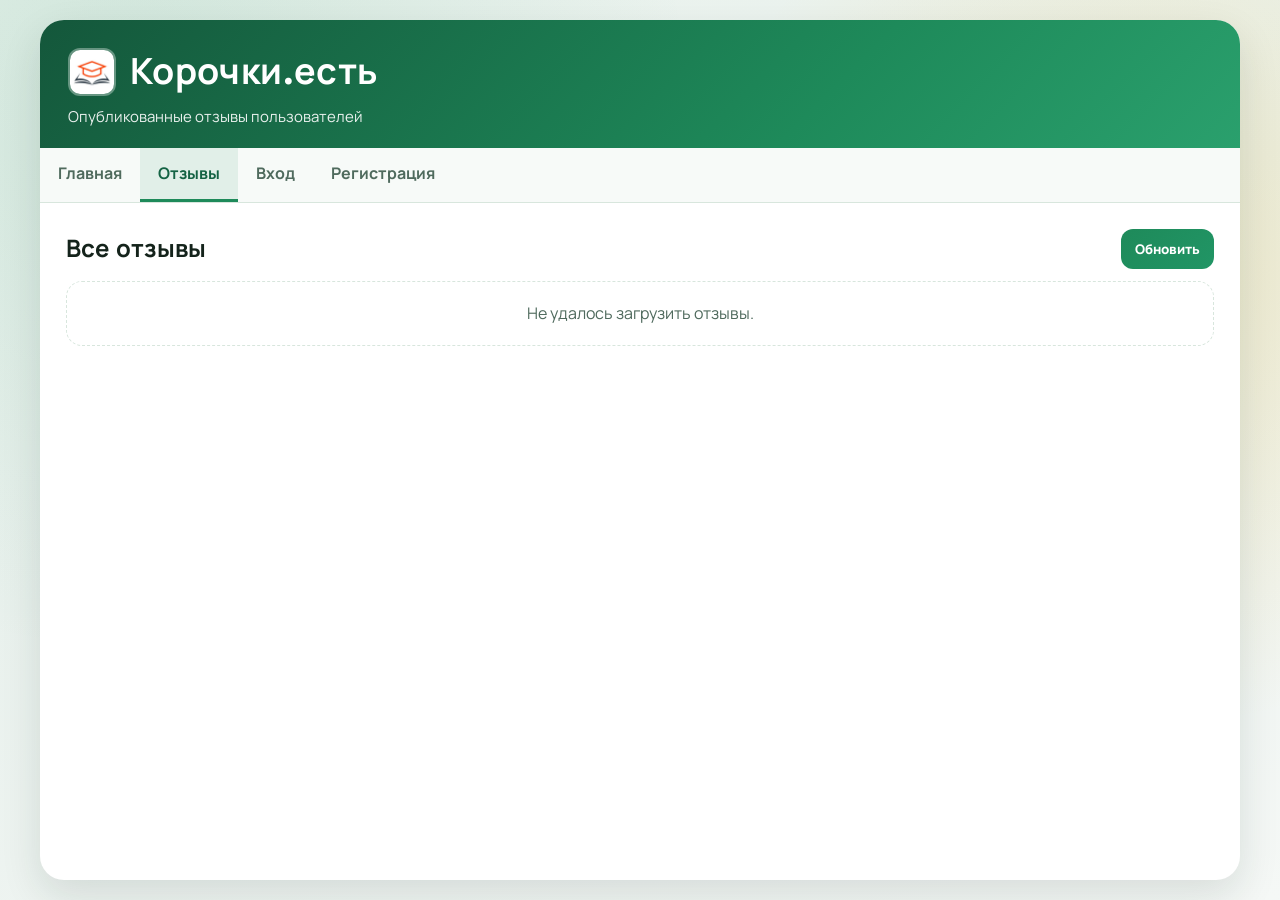
<file: reviews.html>
﻿<!DOCTYPE html>
<html lang="ru">
<head>
    <meta charset="UTF-8">
    <meta name="viewport" content="width=device-width, initial-scale=1.0, viewport-fit=cover">
    <title>Отзывы - Корочки.есть</title>
    <link rel="stylesheet" href="css/style.css">
    <link href="https://fonts.googleapis.com/css2?family=Manrope:wght@400;600;700;800&family=Space+Grotesk:wght@500;700&display=swap" rel="stylesheet">
</head>
<body>
    <div class="container">
        <header class="header">
            <div class="logo">
                <img src="images/image01.webp" alt="Корочки.есть" class="logo-img">
                <h1>Корочки.есть</h1>
            </div>
            <p class="tagline">Опубликованные отзывы пользователей</p>
            <div class="user-info" id="userInfo" style="display:none;">
                <span id="userName"></span>
                <button class="logout-btn" onclick="logout()">Выйти</button>
            </div>
        </header>

        <nav class="nav-menu">
            <a class="nav-link" href="index.html">Главная</a>
            <a class="nav-link active" href="reviews.html">Отзывы</a>
            <a class="nav-link" id="cabinetLink" href="applications.html" style="display:none;">Личный кабинет</a>
            <a class="nav-link" id="adminLink" href="admin.html" style="display:none;">Админка</a>
            <a class="nav-link" id="loginLink" href="login.html">Вход</a>
            <a class="nav-link" id="registerLink" href="register.html">Регистрация</a>
        </nav>

        <section class="content">
            <div class="section-header">
                <h2>Все отзывы</h2>
                <button class="btn-refresh" type="button" onclick="loadReviews()">Обновить</button>
            </div>
            <div id="reviewsList" class="review-grid">
                <div class="loading">Загрузка...</div>
            </div>
        </section>
    </div>

    <script src="js/main.js"></script>
    <script>
        async function loadReviews() {
            const list = document.getElementById('reviewsList');
            list.innerHTML = '<div class="loading">Загрузка...</div>';

            try {
                const result = await apiRequest('api/reviews.php', 'GET');
                const reviews = result.data || [];

                if (!reviews.length) {
                    list.innerHTML = '<div class="empty-state">Пока нет опубликованных отзывов.</div>';
                    return;
                }

                list.innerHTML = reviews.map((review) => {
                    const score = Math.max(1, Math.min(5, Number(review.rating) || 0));
                    return `
                        <article class="review-card">
                            <h3>${escapeHtml(review.course_name)}</h3>
                            <p class="review-rating">Оценка: ${'★'.repeat(score)} (${score}/5)</p>
                            <p>${escapeHtml(review.content)}</p>
                            <p class="text-muted">Автор: ${escapeHtml(review.full_name)}</p>
                            <p class="text-muted">Дата публикации: ${formatDateTime(review.created_at)}</p>
                        </article>
                    `;
                }).join('');
            } catch (error) {
                list.innerHTML = '<div class="empty-state">Не удалось загрузить отзывы.</div>';
            }
        }

        function initSessionNavigation() {
            const userId = sessionStorage.getItem('user_id');
            const role = sessionStorage.getItem('user_role');

            if (!userId) {
                return;
            }

            document.getElementById('loginLink').style.display = 'none';
            document.getElementById('registerLink').style.display = 'none';
            document.getElementById('cabinetLink').style.display = role === 'admin' ? 'none' : 'inline-flex';
            document.getElementById('adminLink').style.display = role === 'admin' ? 'inline-flex' : 'none';

            const userInfo = document.getElementById('userInfo');
            userInfo.style.display = 'flex';
            document.getElementById('userName').textContent = `Пользователь: ${sessionStorage.getItem('full_name') || sessionStorage.getItem('username')}`;
        }

        document.addEventListener('DOMContentLoaded', () => {
            initSessionNavigation();
            loadReviews();
        });
    </script>
</body>
</html>
</file>
<file: css/style.css>
:root {
    --bg: #f3f7f4;
    --surface: #ffffff;
    --surface-muted: #f7faf8;
    --text: #14231b;
    --text-muted: #4f6a5d;
    --primary: #1e8a5a;
    --primary-dark: #146344;
    --accent: #f3b61f;
    --danger: #d64545;
    --warning: #d48d1a;
    --info: #2f6fce;
    --border: #d8e6dd;
    --shadow-sm: 0 8px 20px rgba(14, 42, 30, 0.08);
    --shadow-md: 0 16px 40px rgba(14, 42, 30, 0.12);
    --radius-sm: 10px;
    --radius-md: 16px;
    --radius-lg: 24px;
}

* {
    box-sizing: border-box;
    margin: 0;
    padding: 0;
}

body {
    min-height: 100vh;
    background:
        radial-gradient(circle at 10% 10%, rgba(30, 138, 90, 0.14), transparent 40%),
        radial-gradient(circle at 90% 30%, rgba(243, 182, 31, 0.18), transparent 35%),
        linear-gradient(160deg, #edf5f0 0%, #e9f1ed 45%, #f5f8f6 100%);
    color: var(--text);
    font-family: 'Manrope', 'Segoe UI', sans-serif;
    line-height: 1.45;
    padding: 20px;
}

body.modal-open {
    overflow: hidden;
}

.container {
    width: min(1200px, 100%);
    margin: 0 auto;
    background: var(--surface);
    border-radius: var(--radius-lg);
    overflow: hidden;
    box-shadow: var(--shadow-md);
    min-height: calc(100vh - 40px);
}

.container-home {
    overflow: visible;
}

.header {
    padding: 28px 28px 20px;
    background: linear-gradient(135deg, #14573b 0%, #1e8a5a 65%, #2aa06d 100%);
    color: #fff;
}

.logo {
    display: flex;
    align-items: center;
    gap: 14px;
}

.logo-img {
    width: 48px;
    height: 48px;
    border-radius: 12px;
    object-fit: cover;
    border: 2px solid rgba(255, 255, 255, 0.35);
}

.logo h1 {
    font-family: 'Space Grotesk', 'Manrope', sans-serif;
    font-size: clamp(24px, 3vw, 36px);
    line-height: 1;
    letter-spacing: 0.01em;
}

.tagline {
    color: rgba(255, 255, 255, 0.9);
    margin-top: 10px;
    font-size: 15px;
}

.user-info {
    margin-top: 18px;
    display: flex;
    align-items: center;
    justify-content: space-between;
    gap: 12px;
    padding: 12px 14px;
    border: 1px solid rgba(255, 255, 255, 0.35);
    background: rgba(255, 255, 255, 0.1);
    border-radius: var(--radius-md);
}

.logout-btn {
    border: none;
    border-radius: 999px;
    padding: 8px 14px;
    font-weight: 700;
    color: #fff;
    background: rgba(0, 0, 0, 0.18);
    cursor: pointer;
    transition: transform 0.15s ease, background 0.2s ease;
}

.logout-btn:hover {
    background: rgba(0, 0, 0, 0.3);
    transform: translateY(-1px);
}

.nav-menu {
    display: flex;
    flex-wrap: wrap;
    background: var(--surface-muted);
    border-bottom: 1px solid var(--border);
}

.nav-menu-sticky {
    position: sticky;
    top: 0;
    z-index: 1200;
    box-shadow: 0 8px 18px rgba(20, 60, 42, 0.12);
}

.nav-link {
    text-decoration: none;
    color: var(--text-muted);
    font-weight: 700;
    padding: 14px 18px;
    border-bottom: 3px solid transparent;
    transition: color 0.2s ease, border-color 0.2s ease, background 0.2s ease;
}

.nav-link:hover {
    color: var(--text);
    background: rgba(30, 138, 90, 0.06);
}

.nav-link.active {
    color: var(--primary-dark);
    border-color: var(--primary);
    background: rgba(30, 138, 90, 0.1);
}

.content,
.admin-panel {
    padding: 26px;
}

h2,
h3 {
    font-family: 'Space Grotesk', 'Manrope', sans-serif;
    letter-spacing: 0.01em;
}

.slider-container {
    margin: 22px;
    border-radius: var(--radius-lg);
    overflow: hidden;
    position: relative;
    box-shadow: var(--shadow-sm);
}

.slider {
    height: clamp(220px, 42vw, 420px);
    position: relative;
}

.slide {
    position: absolute;
    inset: 0;
    opacity: 0;
    transition: opacity 0.45s ease;
}

.slide.active {
    opacity: 1;
}

.slide img {
    width: 100%;
    height: 100%;
    object-fit: cover;
}

.slide-caption {
    position: absolute;
    left: 0;
    right: 0;
    bottom: 0;
    color: #fff;
    padding: 13px 18px;
    background: linear-gradient(0deg, rgba(0, 0, 0, 0.62), rgba(0, 0, 0, 0));
    font-weight: 700;
}

.slider-btn {
    position: absolute;
    top: 50%;
    transform: translateY(-50%);
    width: 42px;
    height: 42px;
    border-radius: 50%;
    border: none;
    background: rgba(20, 35, 27, 0.6);
    color: #fff;
    cursor: pointer;
}

.slider-btn:hover {
    background: rgba(20, 35, 27, 0.85);
}

.prev {
    left: 12px;
}

.next {
    right: 12px;
}

.slider-dots {
    position: absolute;
    left: 50%;
    bottom: 12px;
    transform: translateX(-50%);
    display: flex;
    gap: 7px;
}

.dot {
    width: 10px;
    height: 10px;
    border: none;
    border-radius: 999px;
    background: rgba(255, 255, 255, 0.54);
    cursor: pointer;
}

.dot.active {
    width: 24px;
    background: #fff;
}

.auth-buttons {
    display: flex;
    gap: 12px;
    padding: 0 22px 10px;
}

.btn-primary,
.btn-secondary,
.btn-submit,
.btn-refresh,
.btn-review,
.btn-view,
.btn-approve,
.btn-reject {
    border: none;
    border-radius: 12px;
    padding: 11px 14px;
    font-family: inherit;
    font-weight: 800;
    cursor: pointer;
    transition: transform 0.15s ease, box-shadow 0.2s ease;
}

.btn-primary,
.btn-submit,
.btn-refresh,
.btn-review,
.btn-view,
.btn-approve {
    color: #fff;
    background: linear-gradient(135deg, var(--primary) 0%, #219565 100%);
}

.btn-secondary {
    color: var(--primary-dark);
    border: 1px solid var(--primary);
    background: rgba(30, 138, 90, 0.08);
}

.btn-reject {
    color: #fff;
    background: linear-gradient(135deg, #b53f3f 0%, var(--danger) 100%);
}

.btn-primary:hover,
.btn-secondary:hover,
.btn-submit:hover,
.btn-refresh:hover,
.btn-review:hover,
.btn-view:hover,
.btn-approve:hover,
.btn-reject:hover {
    transform: translateY(-1px);
    box-shadow: 0 8px 18px rgba(20, 60, 42, 0.2);
}

.btn-submit:disabled {
    cursor: not-allowed;
    opacity: 0.65;
    transform: none;
}

.features {
    display: grid;
    grid-template-columns: repeat(3, minmax(0, 1fr));
    gap: 14px;
    padding: 12px 22px 26px;
}

.feature-card {
    background: linear-gradient(150deg, #f6faf7, #edf6f1);
    border: 1px solid var(--border);
    border-radius: var(--radius-md);
    padding: 16px;
}

.feature-icon {
    font-size: 30px;
}

.feature-card h3 {
    font-size: 18px;
    margin-top: 8px;
}

.feature-card p {
    color: var(--text-muted);
    margin-top: 6px;
}

.form-container {
    max-width: 760px;
    margin: 0 auto;
    padding: 28px;
}

.form-group {
    margin-bottom: 16px;
}

.form-group label {
    display: block;
    margin-bottom: 8px;
    font-weight: 700;
}

.form-group input,
.form-group select,
.form-group textarea,
.search-input,
.filter-select,
.status-select {
    width: 100%;
    border: 1px solid var(--border);
    border-radius: 12px;
    padding: 11px 12px;
    font-size: 15px;
    color: var(--text);
    background: #fff;
    transition: border-color 0.2s ease, box-shadow 0.2s ease;
}

.form-group textarea {
    resize: vertical;
    min-height: 120px;
}

.form-group input:focus,
.form-group select:focus,
.form-group textarea:focus,
.search-input:focus,
.filter-select:focus,
.status-select:focus {
    outline: none;
    border-color: var(--primary);
    box-shadow: 0 0 0 3px rgba(30, 138, 90, 0.15);
}

.error {
    border-color: var(--danger) !important;
    box-shadow: 0 0 0 3px rgba(214, 69, 69, 0.15) !important;
}

.error-message {
    margin-top: 6px;
    color: var(--danger);
    font-size: 13px;
    display: none;
}

.form-actions {
    display: flex;
    gap: 10px;
    flex-wrap: wrap;
    margin-top: 18px;
}

.form-actions .btn-submit {
    flex: 1;
}

.form-actions .btn-secondary {
    flex: 1;
}

.course-grid {
    display: grid;
    gap: 10px;
    grid-template-columns: repeat(auto-fit, minmax(220px, 1fr));
}

.course-option {
    position: relative;
}

.course-option input {
    position: absolute;
    opacity: 0;
    pointer-events: none;
}

.course-card {
    display: block;
    border: 1px solid var(--border);
    border-radius: 14px;
    background: var(--surface-muted);
    padding: 14px;
    cursor: pointer;
    height: 100%;
    transition: border-color 0.2s ease, transform 0.15s ease, box-shadow 0.2s ease;
}

.course-card h4 {
    font-size: 17px;
    margin-bottom: 6px;
}

.course-card p {
    color: var(--text-muted);
    font-size: 14px;
}

.course-option input:checked + .course-card {
    border-color: var(--primary);
    box-shadow: 0 8px 18px rgba(30, 138, 90, 0.22);
    transform: translateY(-1px);
}

.payment-grid {
    display: grid;
    grid-template-columns: repeat(auto-fit, minmax(220px, 1fr));
    gap: 10px;
}

.payment-option {
    position: relative;
}

.payment-option input {
    position: absolute;
    opacity: 0;
    pointer-events: none;
}

.payment-card {
    border: 1px solid var(--border);
    border-radius: 14px;
    padding: 12px;
    background: var(--surface-muted);
    cursor: pointer;
    display: block;
}

.payment-option input:checked + .payment-card {
    border-color: var(--primary);
    box-shadow: 0 8px 18px rgba(30, 138, 90, 0.2);
}

.applications-header,
.section-header {
    display: flex;
    align-items: center;
    justify-content: space-between;
    gap: 12px;
    margin-bottom: 12px;
}

.applications-list,
.review-feed,
.my-reviews-list,
.admin-review-list,
.course-admin-list {
    display: grid;
    gap: 12px;
}

.applications-list {
    grid-template-columns: repeat(auto-fit, minmax(290px, 1fr));
}

.application-card,
.review-card,
.admin-review-card,
.course-admin-card {
    border: 1px solid var(--border);
    border-radius: var(--radius-md);
    background: #fff;
    box-shadow: var(--shadow-sm);
    padding: 16px;
}

.application-header {
    display: flex;
    justify-content: space-between;
    align-items: flex-start;
    gap: 8px;
    margin-bottom: 10px;
}

.application-details p,
.review-card p,
.admin-review-card p,
.course-admin-card p {
    color: var(--text-muted);
    margin: 4px 0;
}

.application-actions {
    margin-top: 12px;
    display: flex;
    gap: 8px;
    flex-wrap: wrap;
}

.review-info {
    margin-top: 10px;
    background: var(--surface-muted);
    border: 1px solid var(--border);
    border-radius: 12px;
    padding: 10px;
}

.status-badge,
.review-status-badge {
    display: inline-flex;
    padding: 4px 10px;
    border-radius: 999px;
    font-size: 12px;
    font-weight: 800;
}

.status-new,
.review-status-pending {
    background: rgba(212, 141, 26, 0.16);
    color: var(--warning);
}

.status-in_progress,
.review-status-approved {
    background: rgba(47, 111, 206, 0.16);
    color: var(--info);
}

.status-completed {
    background: rgba(30, 138, 90, 0.16);
    color: var(--primary-dark);
}

.review-status-rejected {
    background: rgba(214, 69, 69, 0.14);
    color: var(--danger);
}

.table-container {
    border: 1px solid var(--border);
    border-radius: var(--radius-md);
    overflow: auto;
}

table {
    width: 100%;
    border-collapse: collapse;
    min-width: 860px;
    background: #fff;
}

th,
td {
    text-align: left;
    border-bottom: 1px solid var(--border);
    padding: 10px;
    vertical-align: top;
}

th {
    background: var(--surface-muted);
    font-family: 'Space Grotesk', 'Manrope', sans-serif;
}

.admin-stats {
    display: grid;
    grid-template-columns: repeat(auto-fit, minmax(170px, 1fr));
    gap: 10px;
    margin-bottom: 14px;
}

.stat-card {
    border: 1px solid var(--border);
    border-radius: 14px;
    padding: 12px;
    background: linear-gradient(145deg, #f9fcfa, #f0f7f3);
}

.stat-value {
    font-size: 30px;
    font-weight: 800;
}

.stat-label {
    color: var(--text-muted);
    font-size: 13px;
}

.admin-filters {
    display: grid;
    grid-template-columns: 1.4fr 0.7fr;
    gap: 10px;
    margin-bottom: 12px;
}

.pagination {
    margin-top: 12px;
}

.pagination-controls {
    display: flex;
    flex-wrap: wrap;
    gap: 6px;
}

.page-btn {
    border: 1px solid var(--border);
    background: #fff;
    border-radius: 10px;
    padding: 7px 10px;
    cursor: pointer;
    font-weight: 700;
}

.page-btn.active {
    background: rgba(30, 138, 90, 0.12);
    border-color: var(--primary);
    color: var(--primary-dark);
}

.page-btn:disabled {
    opacity: 0.45;
    cursor: not-allowed;
}

.modal {
    display: none;
    position: fixed;
    inset: 0;
    background: rgba(20, 35, 27, 0.52);
    justify-content: center;
    align-items: center;
    z-index: 2000;
    padding: 18px;
}

.modal-content {
    width: min(680px, 100%);
    max-height: 90vh;
    overflow: auto;
    background: #fff;
    border-radius: var(--radius-md);
    padding: 24px;
    position: relative;
}

.close {
    position: absolute;
    right: 14px;
    top: 10px;
    border: none;
    background: transparent;
    color: var(--text-muted);
    font-size: 26px;
    cursor: pointer;
}

.rating-stars {
    display: flex;
    gap: 4px;
}

.star {
    border: none;
    background: transparent;
    font-size: 28px;
    color: #d6d6d6;
    cursor: pointer;
}

.star.active {
    color: var(--accent);
}

.empty-state {
    border: 1px dashed var(--border);
    border-radius: var(--radius-md);
    padding: 20px;
    text-align: center;
    color: var(--text-muted);
}

.loading {
    text-align: center;
    color: var(--text-muted);
    padding: 20px;
}

.notification {
    position: fixed;
    right: 16px;
    top: 16px;
    border-radius: 10px;
    color: #fff;
    padding: 10px 12px;
    max-width: min(90vw, 420px);
    z-index: 2500;
    box-shadow: var(--shadow-sm);
    animation: notice-show 0.2s ease;
}

.notification-success {
    background: linear-gradient(135deg, #1f8b5a, #1b734d);
}

.notification-error {
    background: linear-gradient(135deg, #d64545, #b63333);
}

.notification-info {
    background: linear-gradient(135deg, #2f6fce, #265bab);
}

.notification-hide {
    animation: notice-hide 0.2s ease forwards;
}

.tabs {
    display: flex;
    gap: 8px;
    margin-bottom: 12px;
    flex-wrap: wrap;
}

.tab-btn {
    border: 1px solid var(--border);
    background: #fff;
    border-radius: 10px;
    padding: 8px 12px;
    cursor: pointer;
    font-weight: 800;
    color: var(--text-muted);
}

.tab-btn.active {
    background: rgba(30, 138, 90, 0.12);
    color: var(--primary-dark);
    border-color: var(--primary);
}

.tab-panel {
    display: none;
}

.tab-panel.active {
    display: block;
}

.review-grid {
    display: grid;
    grid-template-columns: repeat(auto-fit, minmax(280px, 1fr));
    gap: 12px;
}

.review-rating {
    font-weight: 800;
    color: #9b6a00;
}

.text-muted {
    color: var(--text-muted);
}

@keyframes notice-show {
    from {
        opacity: 0;
        transform: translateY(-6px);
    }

    to {
        opacity: 1;
        transform: translateY(0);
    }
}

@keyframes notice-hide {
    to {
        opacity: 0;
        transform: translateY(-6px);
    }
}

@media (max-width: 900px) {
    body {
        padding: 12px;
    }

    .container {
        min-height: calc(100vh - 24px);
        border-radius: 16px;
    }

    .header,
    .content,
    .admin-panel,
    .form-container {
        padding: 18px;
    }

    .admin-filters {
        grid-template-columns: 1fr;
    }

    .features {
        grid-template-columns: repeat(2, minmax(0, 1fr));
    }

    .auth-buttons {
        flex-direction: column;
    }

    .user-info {
        flex-direction: column;
        align-items: stretch;
    }
}

@media (max-width: 640px) {
    .features {
        grid-template-columns: 1fr;
    }

    .applications-list {
        grid-template-columns: 1fr;
    }

    .form-actions {
        flex-direction: column;
    }

    .slider-btn {
        width: 34px;
        height: 34px;
    }

    .header {
        padding: 16px;
    }

    .logo h1 {
        font-size: 28px;
    }

    .nav-link {
        flex: 1 1 calc(50% - 8px);
    }
}
</file>
